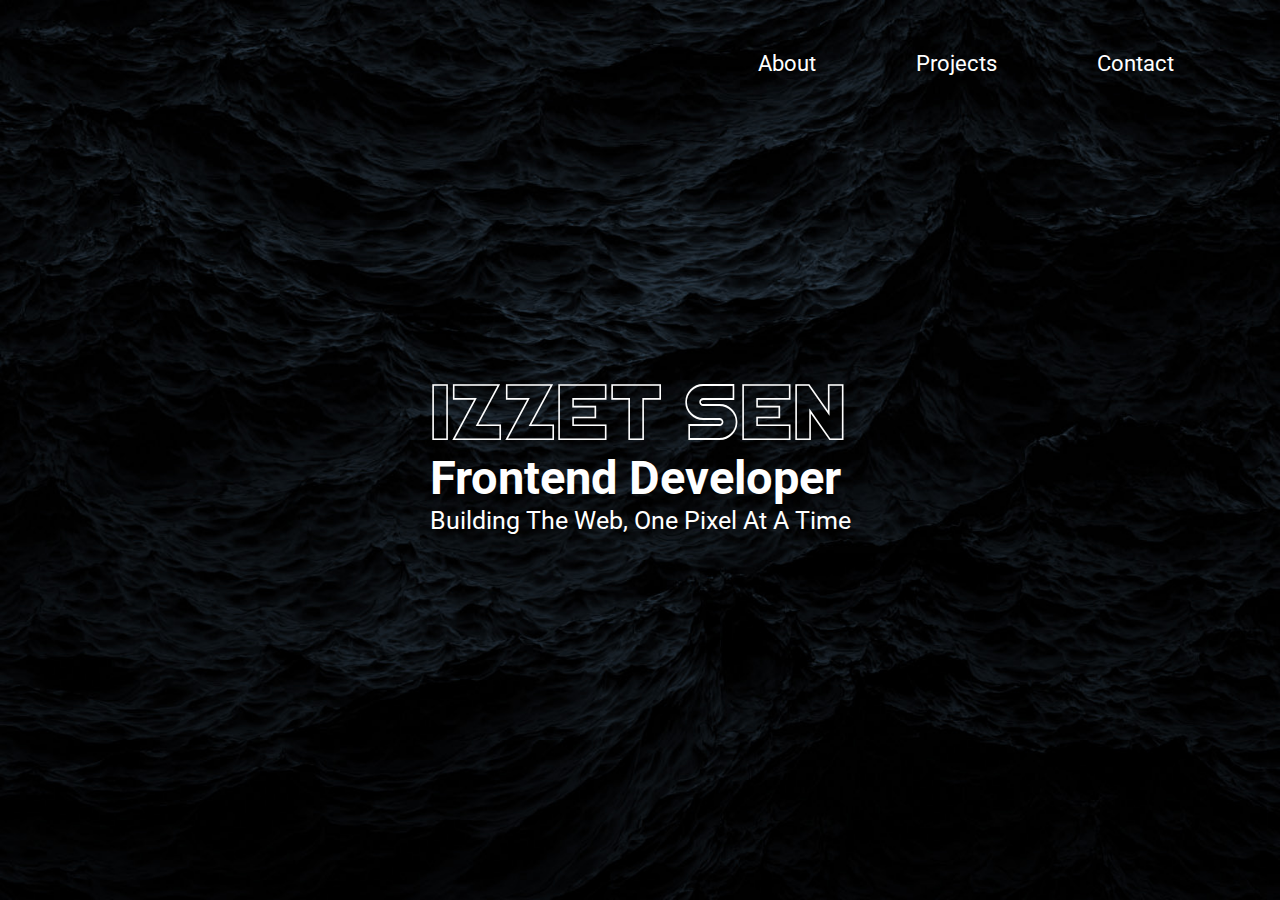
<file: index.html>
<!DOCTYPE html>
<html lang="en">
  <head>
    <meta charset="UTF-8" />
    <meta name="viewport" content="width=device-width, initial-scale=1.0" />
    <link rel="stylesheet" href="./css/style.css" />
    <link rel="preconnect" href="https://fonts.googleapis.com" />
    <link rel="preconnect" href="https://fonts.gstatic.com" crossorigin />
    <link
      rel="stylesheet"
      href="https://fonts.googleapis.com/css2?family=Material+Symbols+Outlined:opsz,wght,FILL,GRAD@24,400,0,0"
    />
    <link
      href="https://fonts.googleapis.com/css2?family=Roboto:wght@400;700&display=swap"
      rel="stylesheet"
    />
    <script type="module" src="/scripts/index.js" defer></script>
    <link rel="icon" href="./images/is-favicon.svg" type="image/x-icon" />
    <title>Izzet Sen | Home</title>
  </head>
  <body>
    <div id="mobileNavigationModal">
      <span id="mobileNavigationCloseBtn" class="material-symbols-outlined">
        close
      </span>
      <div id="mobileNavigationItemsContainer">
        <a href="./pages/about.html"><p>About</p></a>
        <a href="./pages/projects.html"><p>Projects</p></a>
        <a href="./pages/contact.html"><p>Contact</p></a>
      </div>
    </div>
    <div id="wireframeHeader">
      <div class="headerNavigation">
        <p>About</p>
        <p>Projects</p>
        <p>Contact</p>
      </div>
      <div class="headerInformationContainer">
        <h1>IZZET SEN</h1>
        <h2>Frontend Developer</h2>
        <p>Building The Web, One Pixel At A Time</p>
      </div>
    </div>
    <div id="designedHeader">
      <div class="headerNavigation">
        <p id="aboutBtn">About</p>
        <p id="projectsBtn">Projects</p>
        <p id="contactBtn">Contact</p>
      </div>
      <div id="hamburgerNavigation">
        <span class="material-symbols-outlined"> menu </span>
      </div>
      <div class="headerInformationContainer" id="headerInformationContainer">
        <h1>IZZET SEN</h1>
        <h2>Frontend Developer</h2>
        <p>Building The Web, One Pixel At A Time</p>
      </div>
    </div>
  </body>
</html>
</file>
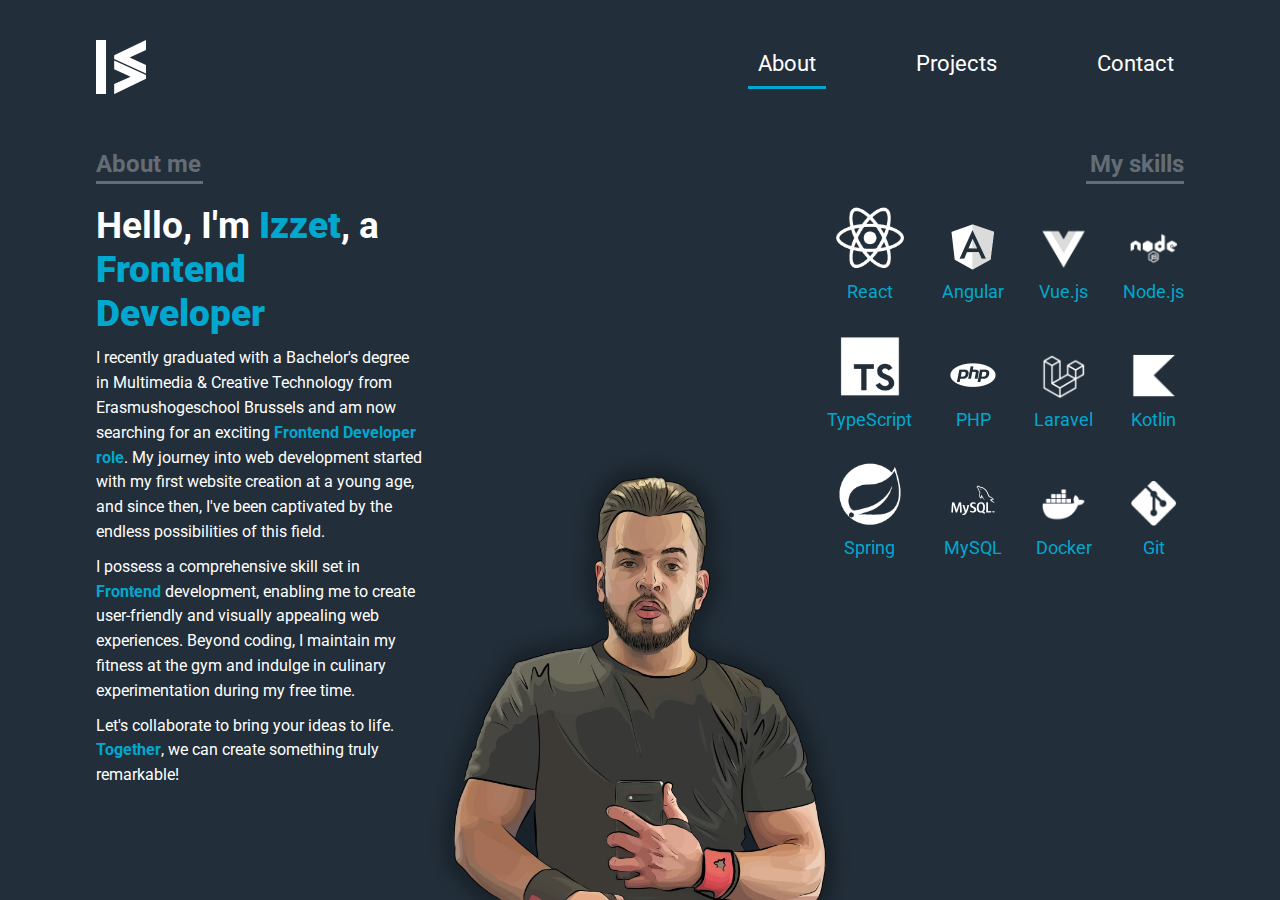
<file: pages/about.html>
<!DOCTYPE html>
<html lang="en">
  <head>
    <meta charset="UTF-8" />
    <meta name="viewport" content="width=device-width, initial-scale=1.0" />
    <link rel="stylesheet" href="../css/style.css" />
    <link rel="preconnect" href="https://fonts.googleapis.com" />
    <link rel="preconnect" href="https://fonts.gstatic.com" crossorigin />
    <link
      rel="stylesheet"
      href="https://fonts.googleapis.com/css2?family=Material+Symbols+Outlined:opsz,wght,FILL,GRAD@24,400,0,0"
    />
    <link
      href="https://fonts.googleapis.com/css2?family=Roboto:wght@400;700&display=swap"
      rel="stylesheet"
    />
    <script type="module" src="../scripts/index.js" defer></script>
    <link rel="icon" href="../images/is-favicon.svg" type="image/x-icon" />
    <title>Izzet Sen | About</title>
  </head>
  <body>
    <div id="mobileNavigationModal">
      <span id="mobileNavigationCloseBtn" class="material-symbols-outlined">
        close
      </span>
      <div id="mobileNavigationItemsContainer">
        <a href="./about.html"><p class="mobileActivePage">About</p></a>
        <a href="./projects.html"><p>Projects</p></a>
        <a href="./contact.html"><p>Contact</p></a>
      </div>
    </div>
    <div id="logoContainer">
      <a href="../index.html">
        <svg
          id="logo"
          xmlns="http://www.w3.org/2000/svg"
          viewBox="0 0 425.87 461.04"
        >
          <defs>
            <style>
              .cls-1 {
                fill: #fff;
              }
            </style>
          </defs>
          <g id="Laag_2">
            <rect class="cls-1" y="0" width="85.43" height="461.04" />
          </g>
          <g id="Laag_4">
            <polygon
              class="cls-1"
              points="425.87 286.09 425.87 212.41 286.16 148.69 425.87 85.43 425.87 0 154.91 130.68 154.91 162.72 425.87 286.09"
            />
          </g>
          <g id="Laag_5">
            <polygon
              class="cls-1"
              points="154.91 174.95 154.91 248.63 294.63 312.35 154.91 375.62 154.91 461.04 425.87 330.36 425.87 298.32 154.91 174.95"
            />
          </g>
        </svg>
      </a>
    </div>
    <div id="navigation" class="headerNavigation">
      <p class="activePage">About</p>
      <a href="./projects.html"><p>Projects</p></a>
      <a href="./contact.html"><p>Contact</p></a>
    </div>
    <div id="hamburgerNavigation">
      <span class="material-symbols-outlined"> menu </span>
    </div>
    <main id="aboutMain">
      <div id="aboutMeContainer">
        <div id="aboutMeTitleContainer">
          <p>About me</p>
          <span></span>
        </div>
        <h1>
          Hello, I'm <b>Izzet</b>, a <br />
          <b>Frontend Developer</b>
        </h1>
        <p class="aboutMeDescription">
          I recently graduated with a Bachelor's degree in Multimedia & Creative
          Technology from Erasmushogeschool Brussels and am now searching for an
          exciting <b>Frontend Developer role</b>. My journey into web
          development started with my first website creation at a young age, and
          since then, I've been captivated by the endless possibilities of this
          field.
        </p>
        <p class="aboutMeDescription">
          I possess a comprehensive skill set in <b>Frontend</b> development,
          enabling me to create user-friendly and visually appealing web
          experiences. Beyond coding, I maintain my fitness at the gym and
          indulge in culinary experimentation during my free time.
        </p>
        <p class="aboutMeDescription">
          Let's collaborate to bring your ideas to life. <b>Together</b>, we can
          create something truly remarkable!
        </p>
      </div>
      <div class="aboutImageContainer aboutImageContainerDesktop">
        <img src="../images/me3.png" alt="" />
      </div>
      <div id="mySkillsContainer">
        <div id="mySkillsTitleContainer">
          <p>My skills</p>
          <span></span>
        </div>
        <div id="skillsGridContainer">
          <div class="skillContainer">
            <div class="skillImageContainer">
              <img src="../images/skills/s1.png" />
            </div>
            <p>React</p>
          </div>
          <div class="skillContainer">
            <div class="skillImageContainer">
              <img src="../images/skills/s2.png" />
            </div>
            <p>Angular</p>
          </div>
          <div class="skillContainer">
            <div class="skillImageContainer">
              <img src="../images/skills/s3.png" />
            </div>
            <p>Vue.js</p>
          </div>
          <div class="skillContainer">
            <div class="skillImageContainer">
              <img src="../images/skills/s4.png" />
            </div>
            <p>Node.js</p>
          </div>
          <div class="skillContainer">
            <div class="skillImageContainer">
              <img src="../images/skills/s5.png" />
            </div>
            <p>TypeScript</p>
          </div>
          <div class="skillContainer">
            <div class="skillImageContainer">
              <img src="../images/skills/s6.png" />
            </div>
            <p>PHP</p>
          </div>
          <div class="skillContainer">
            <div class="skillImageContainer">
              <img src="../images/skills/s7.png" />
            </div>
            <p>Laravel</p>
          </div>
          <div class="skillContainer">
            <div class="skillImageContainer">
              <img src="../images/skills/s8.png" />
            </div>
            <p>Kotlin</p>
          </div>
          <div class="skillContainer">
            <div class="skillImageContainer">
              <img src="../images/skills/s9.png" />
            </div>
            <p>Spring</p>
          </div>
          <div class="skillContainer">
            <div class="skillImageContainer">
              <img src="../images/skills/s10.png" />
            </div>
            <p>MySQL</p>
          </div>
          <div class="skillContainer">
            <div class="skillImageContainer">
              <img src="../images/skills/s11.png" />
            </div>
            <p>Docker</p>
          </div>
          <div class="skillContainer">
            <div class="skillImageContainer">
              <img src="../images/skills/s12.png" />
            </div>
            <p>Git</p>
          </div>
        </div>
      </div>
      <div class="aboutImageContainer aboutImageContainerMobile">
        <img src="../images/me3.png" alt="" />
      </div>
    </main>
  </body>
</html>
</file>
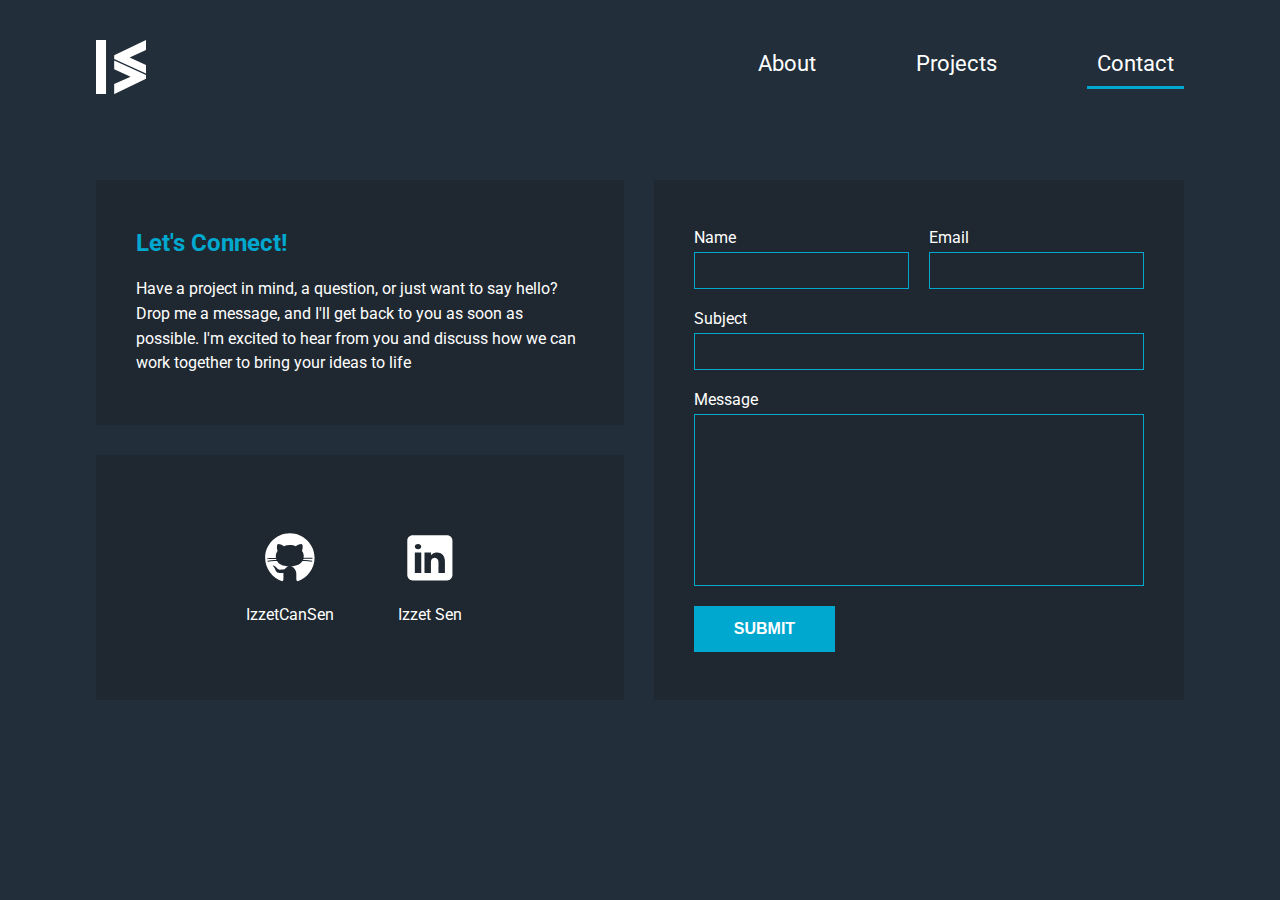
<file: pages/contact.html>
<!DOCTYPE html>
<html lang="en">
  <head>
    <meta charset="UTF-8" />
    <meta name="viewport" content="width=device-width, initial-scale=1.0" />
    <link rel="stylesheet" href="../css/style.css" />
    <link rel="preconnect" href="https://fonts.googleapis.com" />
    <link rel="preconnect" href="https://fonts.gstatic.com" crossorigin />
    <link
      rel="stylesheet"
      href="https://fonts.googleapis.com/css2?family=Material+Symbols+Outlined:opsz,wght,FILL,GRAD@24,400,0,0"
    />
    <link
      href="https://fonts.googleapis.com/css2?family=Roboto:wght@400;700&display=swap"
      rel="stylesheet"
    />
    <script type="module" src="../scripts/index.js" defer></script>
    <link rel="icon" href="../images/is-favicon.svg" type="image/x-icon" />
    <title>Izzet Sen | Contact</title>
  </head>
  <body>
    <div id="mobileNavigationModal">
      <span id="mobileNavigationCloseBtn" class="material-symbols-outlined">
        close
      </span>
      <div id="mobileNavigationItemsContainer">
        <a href="./about.html"><p>About</p></a>
        <a href="./projects.html"><p>Projects</p></a>
        <a href="./contact.html"><p class="mobileActivePage">Contact</p></a>
      </div>
    </div>
    <div id="logoContainer">
      <a href="../index.html">
        <svg
          id="logo"
          xmlns="http://www.w3.org/2000/svg"
          viewBox="0 0 425.87 461.04"
        >
          <defs>
            <style>
              .cls-1 {
                fill: #fff;
              }
            </style>
          </defs>
          <g id="Laag_2">
            <rect class="cls-1" y="0" width="85.43" height="461.04" />
          </g>
          <g id="Laag_4">
            <polygon
              class="cls-1"
              points="425.87 286.09 425.87 212.41 286.16 148.69 425.87 85.43 425.87 0 154.91 130.68 154.91 162.72 425.87 286.09"
            />
          </g>
          <g id="Laag_5">
            <polygon
              class="cls-1"
              points="154.91 174.95 154.91 248.63 294.63 312.35 154.91 375.62 154.91 461.04 425.87 330.36 425.87 298.32 154.91 174.95"
            />
          </g>
        </svg>
      </a>
    </div>
    <div id="navigation" class="headerNavigation">
      <a href="./about.html"><p>About</p></a>
      <a href="./projects.html"><p>Projects</p></a>
      <p class="activePage">Contact</p>
    </div>
    <div id="hamburgerNavigation">
      <span class="material-symbols-outlined"> menu </span>
    </div>
    <main id="contactMain">
      <div id="contactWrapper">
        <div id="contactLeftContainer">
          <div id="contactConnectContainer">
            <h2>Let's Connect!</h2>
            <p>
              Have a project in mind, a question, or just want to say hello?
              Drop me a message, and I'll get back to you as soon as possible.
              I'm excited to hear from you and discuss how we can work together
              to bring your ideas to life
            </p>
          </div>
          <div id="contactLogosContainer">
            <a href="https://github.com/IzzetCanSen" target="_blank">
              <div class="contactLogoContainer">
                <svg
                  xmlns="http://www.w3.org/2000/svg"
                  viewBox="0 0 50 50"
                  fill="#fff"
                >
                  <path
                    d="M17.791,46.836C18.502,46.53,19,45.823,19,45v-5.4c0-0.197,0.016-0.402,0.041-0.61C19.027,38.994,19.014,38.997,19,39 c0,0-3,0-3.6,0c-1.5,0-2.8-0.6-3.4-1.8c-0.7-1.3-1-3.5-2.8-4.7C8.9,32.3,9.1,32,9.7,32c0.6,0.1,1.9,0.9,2.7,2c0.9,1.1,1.8,2,3.4,2 c2.487,0,3.82-0.125,4.622-0.555C21.356,34.056,22.649,33,24,33v-0.025c-5.668-0.182-9.289-2.066-10.975-4.975 c-3.665,0.042-6.856,0.405-8.677,0.707c-0.058-0.327-0.108-0.656-0.151-0.987c1.797-0.296,4.843-0.647,8.345-0.714 c-0.112-0.276-0.209-0.559-0.291-0.849c-3.511-0.178-6.541-0.039-8.187,0.097c-0.02-0.332-0.047-0.663-0.051-0.999 c1.649-0.135,4.597-0.27,8.018-0.111c-0.079-0.5-0.13-1.011-0.13-1.543c0-1.7,0.6-3.5,1.7-5c-0.5-1.7-1.2-5.3,0.2-6.6 c2.7,0,4.6,1.3,5.5,2.1C21,13.4,22.9,13,25,13s4,0.4,5.6,1.1c0.9-0.8,2.8-2.1,5.5-2.1c1.5,1.4,0.7,5,0.2,6.6c1.1,1.5,1.7,3.2,1.6,5 c0,0.484-0.045,0.951-0.11,1.409c3.499-0.172,6.527-0.034,8.204,0.102c-0.002,0.337-0.033,0.666-0.051,0.999 c-1.671-0.138-4.775-0.28-8.359-0.089c-0.089,0.336-0.197,0.663-0.325,0.98c3.546,0.046,6.665,0.389,8.548,0.689 c-0.043,0.332-0.093,0.661-0.151,0.987c-1.912-0.306-5.171-0.664-8.879-0.682C35.112,30.873,31.557,32.75,26,32.969V33 c2.6,0,5,3.9,5,6.6V45c0,0.823,0.498,1.53,1.209,1.836C41.37,43.804,48,35.164,48,25C48,12.318,37.683,2,25,2S2,12.318,2,25 C2,35.164,8.63,43.804,17.791,46.836z"
                  />
                </svg>
                <p>IzzetCanSen</p>
              </div>
            </a>
            <a
              href="https://linkedin.com/in/izzet-sen-a578881a4"
              target="_blank"
            >
              <div class="contactLogoContainer">
                <svg
                  xmlns="http://www.w3.org/2000/svg"
                  viewBox="0 0 50 50"
                  fill="#fff"
                >
                  <path
                    d="M41,4H9C6.24,4,4,6.24,4,9v32c0,2.76,2.24,5,5,5h32c2.76,0,5-2.24,5-5V9C46,6.24,43.76,4,41,4z M17,20v19h-6V20H17z M11,14.47c0-1.4,1.2-2.47,3-2.47s2.93,1.07,3,2.47c0,1.4-1.12,2.53-3,2.53C12.2,17,11,15.87,11,14.47z M39,39h-6c0,0,0-9.26,0-10 c0-2-1-4-3.5-4.04h-0.08C27,24.96,26,27.02,26,29c0,0.91,0,10,0,10h-6V20h6v2.56c0,0,1.93-2.56,5.81-2.56 c3.97,0,7.19,2.73,7.19,8.26V39z"
                  />
                </svg>
                <p>Izzet Sen</p>
              </div>
            </a>
          </div>
        </div>
        <div id="contactFormContainer">
          <form
            action="https://formsubmit.co/izzet.sen@student.ehb.be"
            method="POST"
          >
            <div class="contactFormNameEmailContainer">
              <div class="contactFormInputContainer">
                <label for="name">Name</label>
                <input type="text" name="name" id="name" required />
              </div>
              <div class="contactFormInputContainer">
                <label for="email">Email</label>
                <input type="email" name="email" id="email" required />
              </div>
            </div>
            <div class="contactFormInputContainer">
              <label for="subject">Subject</label>
              <input type="text" name="subject" id="subject" required />
            </div>
            <div class="contactFormInputContainer">
              <label for="Message">Message</label>
              <textarea
                name="Message"
                id="Message"
                cols="30"
                rows="10"
                required
              ></textarea>
            </div>
            <button>SUBMIT</button>
          </form>
        </div>
      </div>
    </main>
  </body>
</html>
</file>
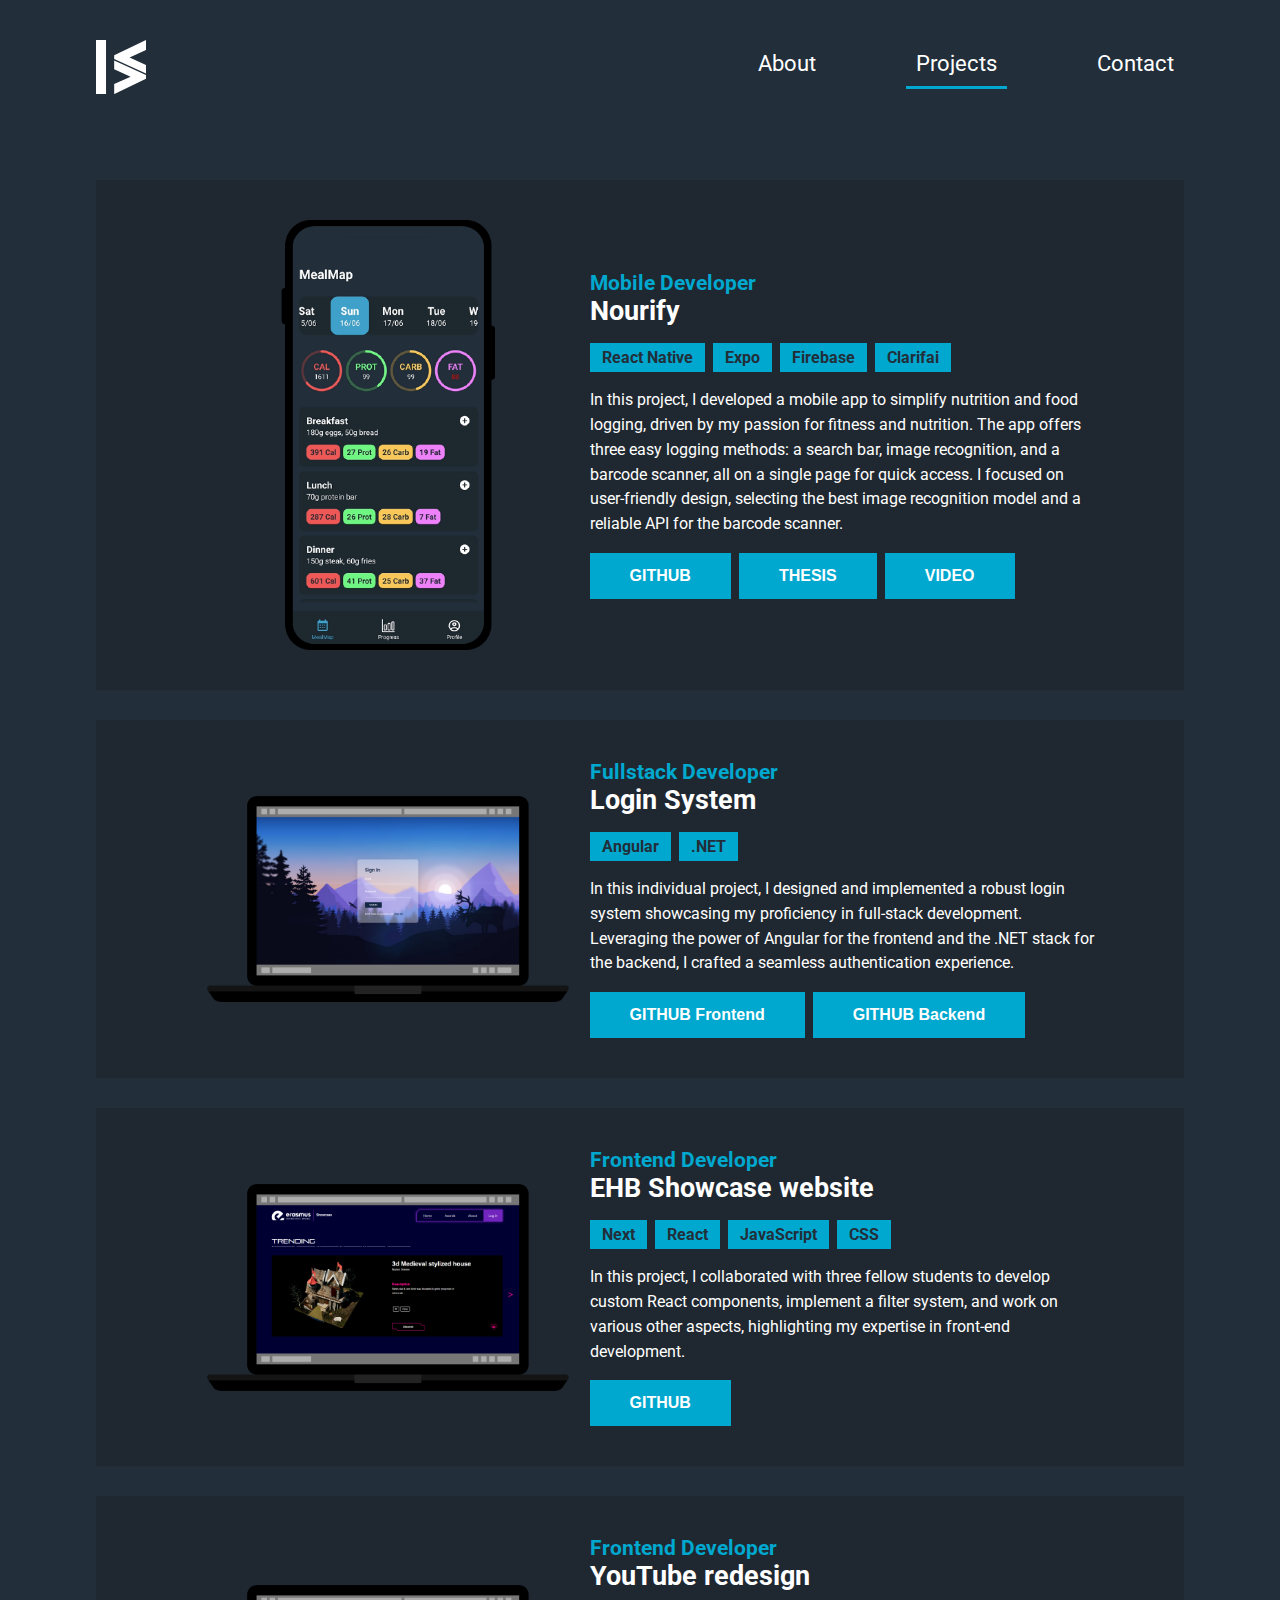
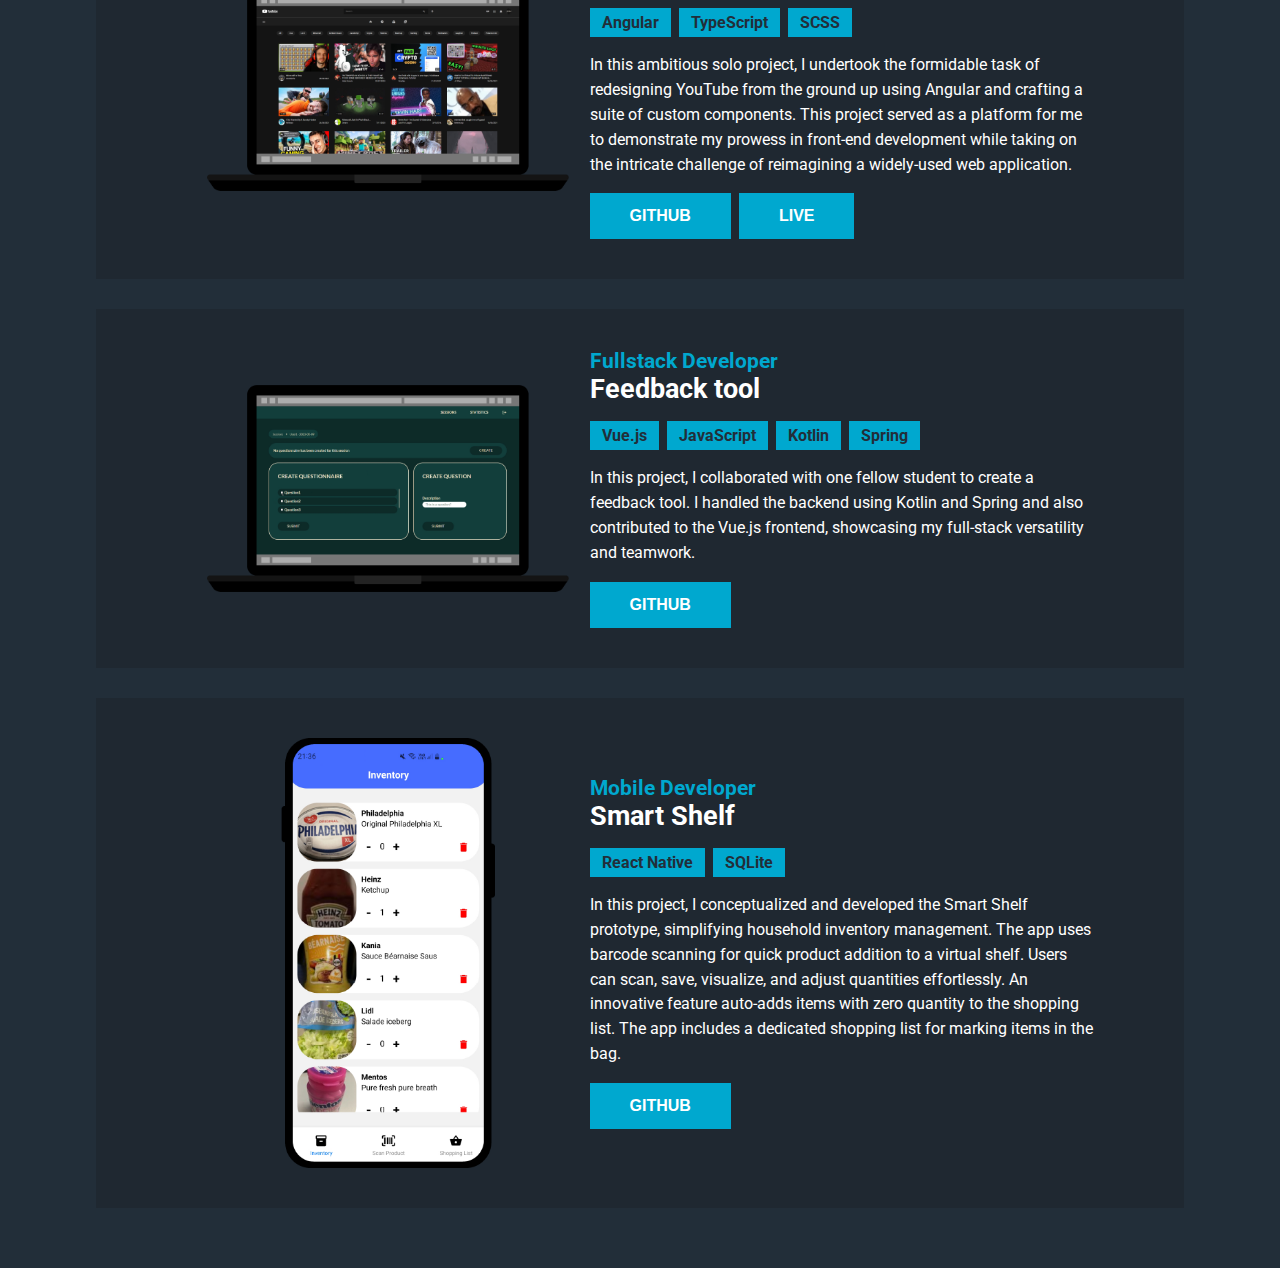
<file: pages/projects.html>
<!DOCTYPE html>
<html lang="en">
  <head>
    <meta charset="UTF-8" />
    <meta name="viewport" content="width=device-width, initial-scale=1.0" />
    <link rel="stylesheet" href="../css/style.css" />
    <link rel="preconnect" href="https://fonts.googleapis.com" />
    <link rel="preconnect" href="https://fonts.gstatic.com" crossorigin />
    <link
      rel="stylesheet"
      href="https://fonts.googleapis.com/css2?family=Material+Symbols+Outlined:opsz,wght,FILL,GRAD@24,400,0,0"
    />
    <link
      href="https://fonts.googleapis.com/css2?family=Roboto:wght@400;700&display=swap"
      rel="stylesheet"
    />
    <script type="module" src="../scripts/index.js" defer></script>
    <link rel="icon" href="../images/is-favicon.svg" type="image/x-icon" />
    <title>Izzet Sen | Projects</title>
  </head>
  <body>
    <div id="mobileNavigationModal">
      <span id="mobileNavigationCloseBtn" class="material-symbols-outlined">
        close
      </span>
      <div id="mobileNavigationItemsContainer">
        <a href="./about.html"><p>About</p></a>
        <a href="./projects.html"><p class="mobileActivePage">Projects</p></a>
        <a href="./contact.html"><p>Contact</p></a>
      </div>
    </div>
    <div id="logoContainer">
      <a href="../index.html">
        <svg
          id="logo"
          xmlns="http://www.w3.org/2000/svg"
          viewBox="0 0 425.87 461.04"
        >
          <defs>
            <style>
              .cls-1 {
                fill: #fff;
              }
            </style>
          </defs>
          <g id="Laag_2">
            <rect class="cls-1" y="0" width="85.43" height="461.04" />
          </g>
          <g id="Laag_4">
            <polygon
              class="cls-1"
              points="425.87 286.09 425.87 212.41 286.16 148.69 425.87 85.43 425.87 0 154.91 130.68 154.91 162.72 425.87 286.09"
            />
          </g>
          <g id="Laag_5">
            <polygon
              class="cls-1"
              points="154.91 174.95 154.91 248.63 294.63 312.35 154.91 375.62 154.91 461.04 425.87 330.36 425.87 298.32 154.91 174.95"
            />
          </g>
        </svg>
      </a>
    </div>
    <div id="navigation" class="headerNavigation">
      <a href="./about.html"><p>About</p></a>
      <p class="activePage">Projects</p>
      <a href="./contact.html"><p>Contact</p></a>
    </div>
    <div id="hamburgerNavigation">
      <span class="material-symbols-outlined"> menu </span>
    </div>
    <main id="projectsMain">
      <div class="projectContainer">
        <div class="projectImageContainerMobile">
          <img src="../images/projects/project8.png" alt="" />
        </div>
        <div class="projectInformationContainer">
          <div>
            <p class="projectRole">Mobile Developer</p>
            <p class="projectTitle">Nourify</p>
          </div>
          <div class="projectTagsContainer">
            <p>React Native</p>
            <p>Expo</p>
            <p>Firebase</p>
            <p>Clarifai</p>
          </div>
          <div class="projectDescriptionContainer">
            <p>
              In this project, I developed a mobile app to simplify nutrition
              and food logging, driven by my passion for fitness and nutrition.
              The app offers three easy logging methods: a search bar, image
              recognition, and a barcode scanner, all on a single page for quick
              access. I focused on user-friendly design, selecting the best
              image recognition model and a reliable API for the barcode
              scanner.
            </p>
          </div>
          <div class="projectButtonsContainer">
            <a
              href="https://github.com/IzzetCanSen/Nourify-Finalwork"
              target="_blank"
            >
              <button>GITHUB</button>
            </a>
            <a href="../files/Digitaal-Magazine-Nourify.pdf" target="_blank">
              <button>THESIS</button>
            </a>
            <a
              href="https://www.youtube.com/embed/2WkOBAv7XZQ?si=91EhL0njqIouEThL"
              target="_blank"
            >
              <button>VIDEO</button>
            </a>
          </div>
        </div>
      </div>
      <div class="projectContainer">
        <div class="projectImageContainer">
          <img src="../images/projects/project5.png" alt="" />
        </div>
        <div class="projectInformationContainer">
          <div>
            <p class="projectRole">Fullstack Developer</p>
            <p class="projectTitle">Login System</p>
          </div>
          <div class="projectTagsContainer">
            <p>Angular</p>
            <p>.NET</p>
          </div>
          <div class="projectDescriptionContainer">
            <p>
              In this individual project, I designed and implemented a robust
              login system showcasing my proficiency in full-stack development.
              Leveraging the power of Angular for the frontend and the .NET
              stack for the backend, I crafted a seamless authentication
              experience.
            </p>
          </div>
          <div class="projectButtonsContainer">
            <a
              href="https://github.com/IzzetCanSen/prototype-2-login-frontend"
              target="_blank"
            >
              <button>GITHUB Frontend</button> </a
            ><a
              href="https://github.com/IzzetCanSen/prototype-2-login-backend"
              target="_blank"
            >
              <button>GITHUB Backend</button>
            </a>
          </div>
        </div>
      </div>
      <div class="projectContainer">
        <div class="projectImageContainer">
          <img src="../images/projects/project1.png" alt="" />
        </div>
        <div class="projectInformationContainer">
          <div>
            <p class="projectRole">Frontend Developer</p>
            <p class="projectTitle">EHB Showcase website</p>
          </div>
          <div class="projectTagsContainer">
            <p>Next</p>
            <p>React</p>
            <p>JavaScript</p>
            <p>CSS</p>
          </div>
          <div class="projectDescriptionContainer">
            <p>
              In this project, I collaborated with three fellow students to
              develop custom React components, implement a filter system, and
              work on various other aspects, highlighting my expertise in
              front-end development.
            </p>
          </div>
          <div class="projectButtonsContainer">
            <a href="https://github.com/EHB-MCT/fp4-showcase" target="_blank">
              <button>GITHUB</button>
            </a>
          </div>
        </div>
      </div>
      <div class="projectContainer">
        <div class="projectImageContainer">
          <img src="../images/projects/project2.png" alt="" />
        </div>
        <div class="projectInformationContainer">
          <div>
            <p class="projectRole">Frontend Developer</p>
            <p class="projectTitle">YouTube redesign</p>
          </div>
          <div class="projectTagsContainer">
            <p>Angular</p>
            <p>TypeScript</p>
            <p>SCSS</p>
          </div>
          <div class="projectDescriptionContainer">
            <p>
              In this ambitious solo project, I undertook the formidable task of
              redesigning YouTube from the ground up using Angular and crafting
              a suite of custom components. This project served as a platform
              for me to demonstrate my prowess in front-end development while
              taking on the intricate challenge of reimagining a widely-used web
              application.
            </p>
          </div>
          <div class="projectButtonsContainer">
            <a
              href="https://github.com/EHB-MCT/course-project-angular-IzzetCanSen"
              target="_blank"
            >
              <button>GITHUB</button>
            </a>
            <a href="https://yt-redesign.netlify.app/" target="_blank">
              <button>LIVE</button>
            </a>
          </div>
        </div>
      </div>
      <div class="projectContainer">
        <div class="projectImageContainer">
          <img src="../images/projects/project3.png" alt="" />
        </div>
        <div class="projectInformationContainer">
          <div>
            <p class="projectRole">Fullstack Developer</p>
            <p class="projectTitle">Feedback tool</p>
          </div>
          <div class="projectTagsContainer">
            <p>Vue.js</p>
            <p>JavaScript</p>
            <p>Kotlin</p>
            <p>Spring</p>
          </div>
          <div class="projectDescriptionContainer">
            <p>
              In this project, I collaborated with one fellow student to create
              a feedback tool. I handled the backend using Kotlin and Spring and
              also contributed to the Vue.js frontend, showcasing my full-stack
              versatility and teamwork.
            </p>
          </div>
          <div class="projectButtonsContainer">
            <a
              href="https://github.com/EHB-MCT/dev4-course-project-cansu-izzet-1"
              target="_blank"
            >
              <button>GITHUB</button>
            </a>
          </div>
        </div>
      </div>
      <div class="projectContainer">
        <div class="projectImageContainerMobile">
          <img src="../images/projects/project7.png" alt="" />
        </div>
        <div class="projectInformationContainer">
          <div>
            <p class="projectRole">Mobile Developer</p>
            <p class="projectTitle">Smart Shelf</p>
          </div>
          <div class="projectTagsContainer">
            <p>React Native</p>
            <p>SQLite</p>
          </div>
          <div class="projectDescriptionContainer">
            <p>
              In this project, I conceptualized and developed the Smart Shelf
              prototype, simplifying household inventory management. The app
              uses barcode scanning for quick product addition to a virtual
              shelf. Users can scan, save, visualize, and adjust quantities
              effortlessly. An innovative feature auto-adds items with zero
              quantity to the shopping list. The app includes a dedicated
              shopping list for marking items in the bag.
            </p>
          </div>
          <div class="projectButtonsContainer">
            <a href="https://github.com/IzzetCanSen/SmartShelf" target="_blank">
              <button>GITHUB</button>
            </a>
          </div>
        </div>
      </div>
    </main>
  </body>
</html>
</file>
<file: css/style.css>
* {
  margin: 0;
  padding: 0;
  box-sizing: border-box;
}

:root {
  --main-bg-color: #222e39;
  --main-color: #00a8cf;
}

@font-face {
  font-family: "porticoOutline";
  src: url("../fonts/portico_outline-webfont.woff2") format("woff2"),
    url("../fonts/portico_outline-webfont.woff") format("woff");
  font-weight: normal;
  font-style: normal;
}

body {
  background-color: var(--main-bg-color);
}

p {
  font-family: "Roboto", sans-serif;
}

body::-webkit-scrollbar {
  width: 0;
}

#designedHeader,
#wireframeHeader {
  width: 100vw;
  height: 100vh;
  display: flex;
  flex-direction: column;
  justify-content: center;
  align-items: center;
  position: absolute;
  cursor: none;
  background-size: cover;
  background-repeat: no-repeat;
  background-position: center;
}

#designedHeader {
  background-image: url(../images/bg2.jpg);
  clip-path: circle(var(--circle-size) at var(--x) var(--y));
  transition: 0.1s ease;
}

#wireframeHeader {
  background-image: url(../images/bg-wireframe.jpg);
}

.headerInformationContainer {
  padding: 10px;
  display: flex;
  flex-direction: column;
}

#designedHeader .headerInformationContainer {
  color: #fff;
}

.headerInformationContainer h1 {
  font-family: porticoOutline;
  font-weight: 400;
  font-size: 5em;
  margin-bottom: -10px;
}

.headerInformationContainer h2 {
  font-family: "Roboto", sans-serif;
  font-weight: 700;
  font-size: 2.96em;
}

.headerInformationContainer p {
  font-family: "Roboto", sans-serif;
  font-weight: 400;
  font-size: 1.54em;
}

#designedHeader h1,
#designedHeader h2,
#designedHeader p {
  z-index: 99;
}

#wireframeHeader h1,
#wireframeHeader h2,
#wireframeHeader p {
  color: #707070;
}

.headerNavigation {
  position: absolute;
  top: 40px;
  right: 7.5%;
  display: flex;
  justify-content: space-between;
  column-gap: 80px;
}

.headerNavigation p {
  font-weight: 400;
  font-size: 1.4em;
  padding: 10px;
}

#designedHeader .headerNavigation p {
  color: #fff;
}

main {
  width: 100vw;
  height: 100vh;
  background-color: var(--main-bg-color);
  padding: 0 7.5%;
}

#navigation p {
  color: #fff;
  cursor: pointer;
  border-bottom: var(--main-bg-color) 3px solid;
}

#navigation a {
  text-decoration: none;
}

#navigation p:hover {
  border-bottom: var(--main-color) 3px solid;
  transition: 0.2s ease-in-out;
}

#navigation .activePage {
  border-bottom: var(--main-color) 3px solid;
}

.mobileActivePage {
  border-bottom: var(--main-color) 3px solid;
  padding: 0 5px 6px 5px;
}

#aboutMain {
  padding-top: 200px;
  display: flex;
  flex-direction: row;
  justify-content: space-between;
}

#aboutMeContainer,
#mySkillsContainer {
  /* width: 22%; */
  width: 28%;
  z-index: 99;
  display: flex;
  flex-direction: column;
}

#mySkillsContainer {
  width: 25%;
}

.aboutImageContainer {
  position: absolute;
  width: 33%;
  bottom: 0;
  left: 50%;
  transform: translateX(-50%);
  display: flex;
  align-items: center;
}

.aboutImageContainerMobile {
  display: none;
}

.aboutImageContainer img {
  width: 100%;
}

#aboutMeTitleContainer,
#mySkillsTitleContainer {
  display: flex;
  flex-direction: column;
  row-gap: 3px;
  margin-bottom: 20px;
}

#aboutMeTitleContainer p,
#mySkillsTitleContainer p {
  font-size: 1.8em;
  font-weight: 700;
  color: #646d75;
}

#aboutMeTitleContainer span,
#mySkillsTitleContainer span {
  display: block;
  height: 3px;
  width: 130px;
  background-color: #646d75;
}

#mySkillsTitleContainer {
  align-items: flex-end;
}

#mySkillsTitleContainer span {
  width: 115px;
}

#aboutMeContainer h1 {
  font-size: 2.3em;
  font-weight: 700;
  font-family: Roboto;
  color: #fff;
  line-height: 1.2;
}

.aboutMeDescription {
  color: #fff;
  line-height: 1.55;
  font-size: 1em;
  margin-top: 10px;
}

b {
  color: var(--main-color);
}

#skillsGridContainer {
  display: grid;
  grid-template-columns: repeat(4, 1fr);
  gap: 30px;
  justify-content: end;
}

.skillContainer {
  display: flex;
  flex-direction: column;
  align-items: center;
  justify-content: flex-end;
  width: auto;
  row-gap: 10px;
}

.skillImageContainer {
  width: 100%;
  display: flex;
  align-items: center;
  justify-content: center;
}

.skillImageContainer img {
  width: 80%;
}

.skillContainer p {
  font-size: 1.2em;
  color: var(--main-color);
}

#logoContainer {
  width: 50px;
  position: absolute;
  top: 40px;
  left: 7.5%;
  z-index: 999;
}

#logoContainer svg {
  width: 100%;
}

#logo:hover .cls-1 {
  transition: 0.2s ease-in-out;
  fill: var(--main-color);
}

#projectsMain {
  width: auto;
  padding-top: 200px;
  display: flex;
  /* flex-direction: row; */
  justify-content: start;
  column-gap: 2%;
  flex-direction: column;
  row-gap: 30px;
  height: auto;
  padding-bottom: 50px;
}

.projectContainer {
  width: 100%;
  height: auto;
  /* width: 33%;
  height: 700px; */
  padding: 40px;
  display: flex;
  justify-content: center;
  /* justify-content: space-around; */
  align-items: center;
  /* flex-direction: column; */
  flex-direction: row;
  background-color: #1f2831;
}

.projectInformationContainer {
  /* width: 100%; */
  width: 40%;
  display: flex;
  flex-direction: column;
  row-gap: 16px;
  color: #fff;
}

.projectImageContainer {
  /* width: 100%; */
  /* padding: 50px; */
  width: 40%;
  display: flex;
  justify-content: center;
}

.projectImageContainerMobile {
  height: 430px;
  width: 40%;
  display: flex;
  justify-content: center;
}
.projectImageContainer img {
  width: 90%;
}

.projectImageContainerMobile img {
  height: 100%;
}

.projectRole {
  color: var(--main-color);
  font-weight: 700;
  font-size: 1.3em;
}

.projectTitle {
  font-weight: 700;
  font-size: 1.7em;
}

.projectTagsContainer {
  display: flex;
  flex-wrap: wrap;
  gap: 8px;
}

.projectTagsContainer p {
  background-color: var(--main-color);
  color: var(--main-bg-color);
  padding: 5px 12px;
  font-weight: 700;
  /* font-size: 0.8em; */
  font-size: 1em;
}

.projectDescriptionContainer {
  width: 100%;
}

.projectDescriptionContainer p {
  line-height: 1.55;
}

.projectButtonsContainer {
  display: flex;
  flex-wrap: wrap;
  gap: 8px;
}

button {
  border: none;
  background-color: var(--main-color);
  padding: 14px 40px;
  font-weight: 700;
  font-size: 1em;
  color: #fff;
  cursor: pointer;
}

.projectButtonsContainer button:hover {
  transition: 0.4s ease;
  color: var(--main-bg-color);
}

#hamburgerNavigation,
#mobileNavigationCloseBtn {
  display: none;
  position: absolute;
  top: 40px;
  right: 5%;
  z-index: 999;
}

#hamburgerNavigation span,
#mobileNavigationCloseBtn {
  color: #fff;
  font-size: 2.8em;
}

#mobileNavigationModal {
  width: 100vw;
  height: 100vh;
  background-color: #1f2831;
  position: fixed;
  z-index: 998;
  display: none;
  align-items: center;
  justify-content: center;
}

#mobileNavigationItemsContainer {
  display: flex;
  flex-direction: column;
  row-gap: 40px;
  align-items: center;
}

#mobileNavigationItemsContainer a {
  color: #fff;
  text-decoration: none;
  font-size: 1.5em;
  padding: 20px 150px;
}

#contactMain {
  padding-top: 200px;
  height: auto;
}

#contactWrapper {
  height: 500px;
  display: flex;
  column-gap: 30px;
}

#contactLeftContainer {
  height: 100%;
  display: flex;
  flex-direction: column;
  row-gap: 30px;
  width: 50%;
}

#contactLogosContainer {
  height: 50%;
  background-color: #1f2831;
  padding: 40px;
  width: 100%;
  display: flex;
  flex-direction: row;
  column-gap: 50px;
  justify-content: center;
  align-items: center;
}

#contactLogosContainer svg {
  width: 60%;
}

#contactLogosContainer a {
  width: 20%;
  cursor: pointer;
}

#contactLogosContainer a,
#contactLogosContainer p {
  color: #fff;
  text-decoration: none;
}

#contactConnectContainer {
  height: 50%;
  background-color: #1f2831;
  padding: 40px;
  width: 100%;
  display: flex;
  flex-direction: column;
  row-gap: 20px;
  justify-content: center;
}

#contactConnectContainer h2 {
  color: var(--main-color);
  font-family: "Roboto", sans-serif;
}

#contactConnectContainer p {
  color: #fff;
  font-size: 1em;
  line-height: 1.55;
}

.contactLogoContainer {
  display: flex;
  flex-direction: column;
  align-items: center;
  row-gap: 20px;
}

.contactLogoContainer svg {
  width: 100%;
}

.contactFormNameEmailContainer {
  width: 100%;
  display: flex;
  justify-content: space-between;
  column-gap: 20px;
  row-gap: 20px;
}

.contactFormNameEmailContainer div {
  width: 100%;
}

#contactFormContainer {
  background-color: #1f2831;
  padding: 40px;
  width: 50%;
  height: 100%;
  display: flex;
  flex-direction: column;
  justify-content: center;
}

#contactFormContainer form {
  display: flex;
  flex-direction: column;
  row-gap: 20px;
  align-items: flex-start;
}

.contactFormInputContainer {
  width: 100%;
  display: flex;
  flex-direction: column;
  row-gap: 5px;
}

.contactFormInputContainer input,
.contactFormInputContainer label,
.contactFormInputContainer textarea {
  font-family: "Roboto", sans-serif;
  color: #fff;
}

.contactFormInputContainer input[type="text"],
.contactFormInputContainer input[type="email"],
.contactFormInputContainer textarea {
  background-color: unset;
  border: 1px solid var(--main-color);
  padding: 10px 15px;
}
.contactFormInputContainer textarea {
  resize: none;
}

@media (max-width: 1440px) {
  /* .aboutImageContainer {
    width: 560px;
  } */

  #aboutMeContainer {
    width: 32%;
  }

  #mySkillsContainer {
    width: 24%;
  }

  #contactMain {
    padding-top: 200px;
  }

  #contactWrapper {
    height: 520px;
  }

  #projectsMain {
    padding-top: 200px;
  }
}

@media (max-width: 1360px) {
  #aboutMain {
    padding-top: 150px;
  }
  /* .aboutImageContainer {
    width: 450px;
  } */

  #aboutMeContainer {
    width: 30%;
  }

  #mySkillsContainer {
    width: 24%;
  }

  #aboutMeTitleContainer p,
  #mySkillsTitleContainer p {
    font-size: 1.5em;
  }

  #aboutMeTitleContainer span {
    width: 107px;
  }

  #mySkillsTitleContainer span {
    width: 98px;
  }

  .skillContainer p {
    font-size: 1.1em;
  }

  #projectsMain {
    flex-direction: column;
    row-gap: 30px;
    height: auto;
    padding-bottom: 60px;
    padding-top: 180px;
  }

  .projectContainer {
    flex-direction: row;
    width: 100%;
    height: auto;
  }

  .projectInformationContainer {
    width: 50%;
  }

  .projectImageContainer {
    width: 40%;
  }

  #contactMain {
    padding-top: 180px;
  }
}

@media (max-width: 1024px) {
  #aboutMain {
    flex-direction: row;
    flex-wrap: wrap;
    padding: 180px 5% 0 5%;
  }

  #aboutMeContainer {
    width: 50%;
  }

  #mySkillsContainer {
    width: 100%;
    margin-bottom: 50px;
  }

  .aboutImageContainer {
    position: relative;
    width: 45%;
    left: 0;
    transform: translateX(0);
    display: flex;
    flex-direction: column;
    justify-content: flex-end;
  }

  .aboutImageContainerMobile {
    display: none;
  }

  #aboutMain {
    height: auto;
    row-gap: 60px;
  }

  #skillsGridContainer {
    grid-template-columns: repeat(6, 1fr);
  }

  #mySkillsTitleContainer {
    align-items: flex-start;
  }

  #aboutMeTitleContainer p,
  #mySkillsTitleContainer p {
    font-size: 1.6em;
  }

  #aboutMeTitleContainer span {
    width: 110px;
  }
  #mySkillsTitleContainer span {
    width: 105px;
  }

  #logoContainer {
    left: 5%;
  }

  .headerNavigation {
    right: 5%;
  }

  .skillImageContainer img {
    width: 60%;
  }

  #wireframeHeader {
    display: none;
  }

  #designedHeader {
    clip-path: none;
  }

  #projectsMain {
    padding-left: 5%;
    padding-right: 5%;
  }

  #contactWrapper {
    height: auto;
    flex-direction: column;
    row-gap: 30px;
  }

  #contactLeftContainer {
    height: auto;
    width: 100%;
    flex-direction: column-reverse;
  }

  #contactFormContainer {
    width: 100%;
    height: auto;
  }

  #contactLogosContainer svg {
    width: 50%;
  }

  #contactMain {
    height: auto;
    padding-bottom: 50px;
    padding-left: 5%;
    padding-right: 5%;
  }

  #projectsMain {
    padding-top: 180px;
  }
}

@media (max-width: 768px) {
  .aboutImageContainer {
    position: relative;
    width: 41%;
  }

  .aboutImageContainerMobile {
    display: none;
  }

  #aboutMain {
    flex-direction: row;
    overflow: hidden;
    row-gap: 100px;
  }

  #aboutMeContainer {
    width: 58%;
  }

  .aboutImageContainer img {
    width: 160%;
    position: absolute;
    right: -150px;
  }

  .headerNavigation {
    column-gap: 40px;
  }

  .projectImageContainer {
    width: 45%;
  }

  #projectsMain {
    padding-top: 180px;
  }
}

@media (max-width: 480px) {
  #aboutMain {
    flex-direction: column;
    row-gap: 40px;
    padding: 150px 5% 0 5%;
  }

  #aboutMeContainer {
    width: 100%;
  }

  #skillsGridContainer {
    grid-template-columns: repeat(4, 1fr);
  }

  .aboutImageContainer {
    position: relative;
    width: 100%;
  }

  .aboutImageContainerDesktop {
    display: none;
  }

  .aboutImageContainerMobile {
    display: flex;
  }

  .aboutImageContainer img {
    position: relative;
    width: 70%;
    right: 0;
  }

  #aboutMeTitleContainer p,
  #mySkillsTitleContainer p {
    font-size: 1.3em;
  }

  #aboutMeTitleContainer span {
    width: 90px;
  }

  #mySkillsTitleContainer span {
    width: 82px;
  }

  #aboutMeTitleContainer,
  #mySkillsTitleContainer {
    margin-bottom: 20px;
  }

  #mySkillsContainer {
    margin-bottom: 0;
  }

  .headerInformationContainer h1 {
    font-size: 3.5em;
  }

  .headerInformationContainer h2 {
    font-size: 2.07em;
  }

  .headerInformationContainer p {
    font-size: 1.07em;
  }

  .projectContainer {
    flex-direction: column;
    row-gap: 30px;
  }
  .projectInformationContainer {
    width: 100%;
  }

  .projectImageContainer {
    width: 100%;
  }

  #projectsMain {
    padding-bottom: 30px;
    padding-top: 150px;
  }

  .headerNavigation {
    display: none;
  }

  #navigation {
    display: none;
  }
  #logoContainer {
    width: 40px;
  }

  #hamburgerNavigation,
  #mobileNavigationCloseBtn {
    display: block;
  }

  .contactFormNameEmailContainer {
    flex-direction: column;
  }

  #contactLogosContainer a {
    width: 40%;
  }

  .contactLogoContainer {
    row-gap: 10px;
  }

  #contactMain {
    padding-top: 150px;
  }
}
</file>
